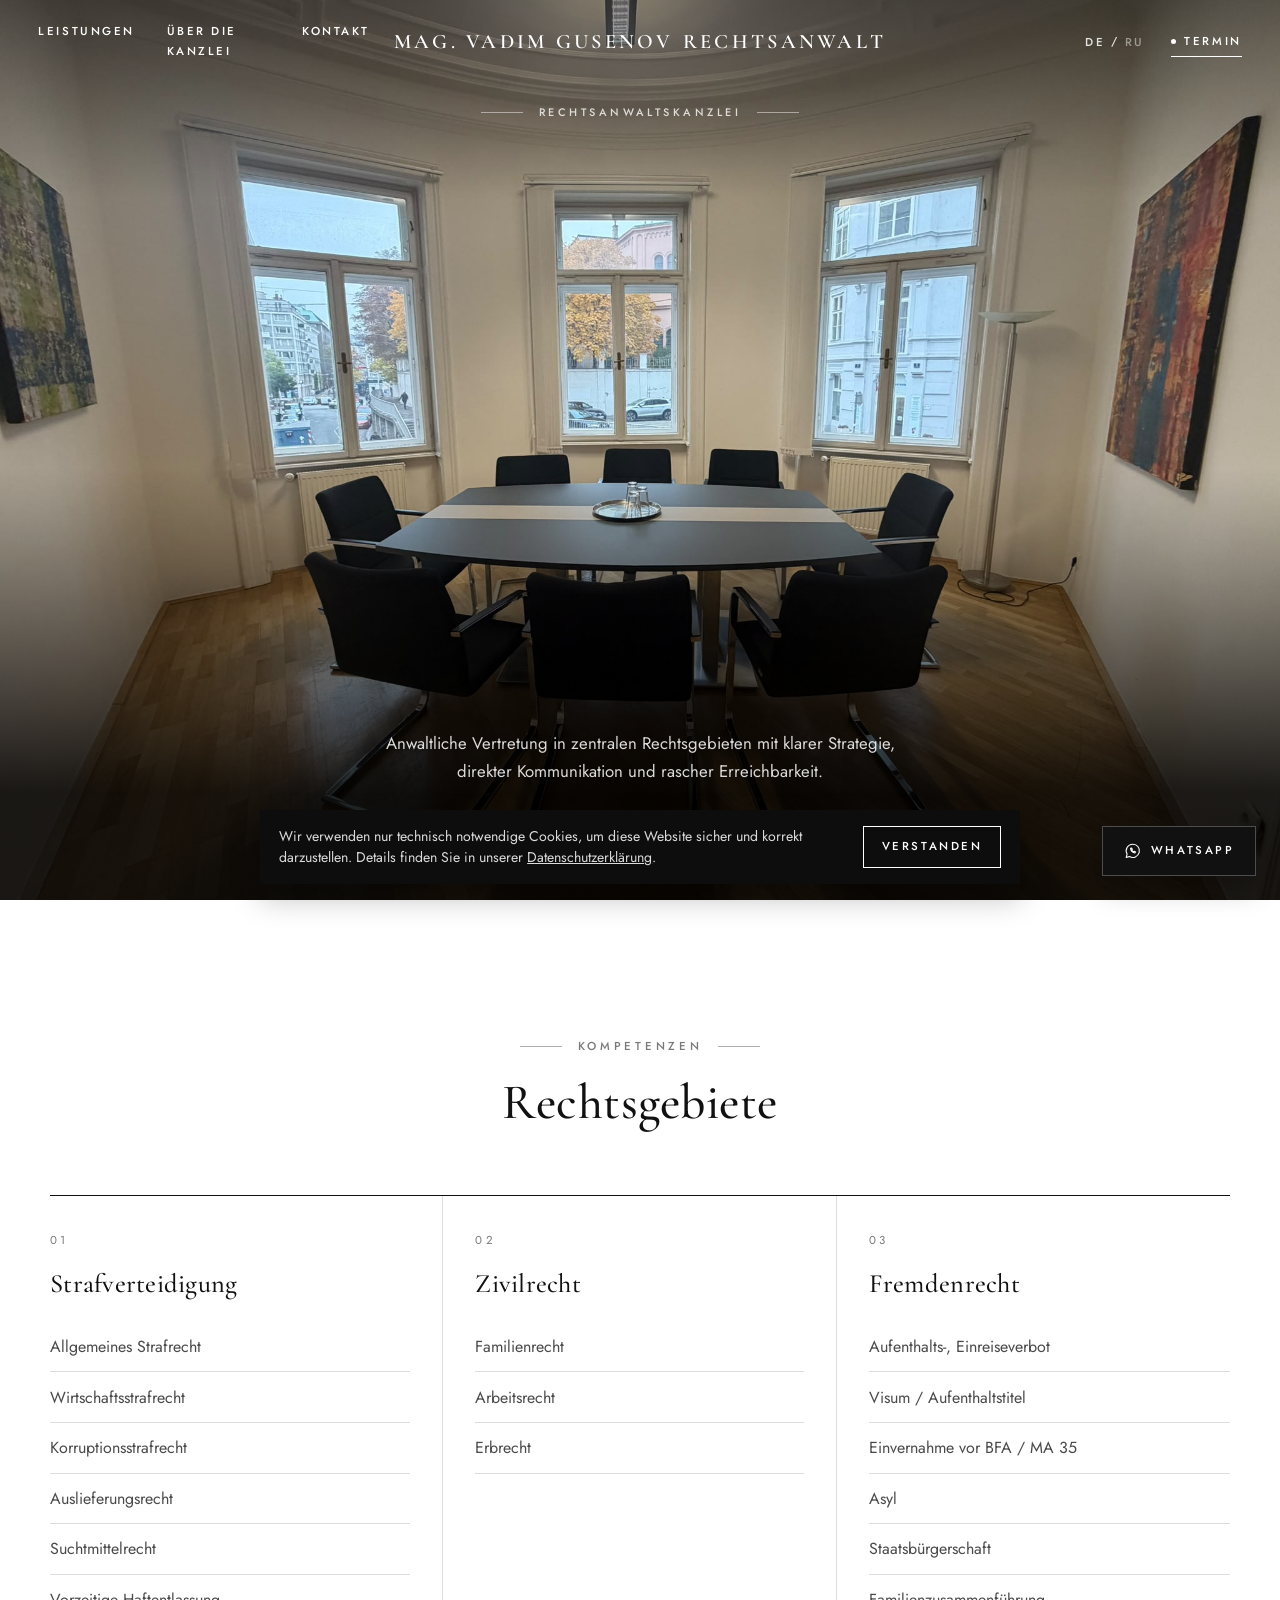
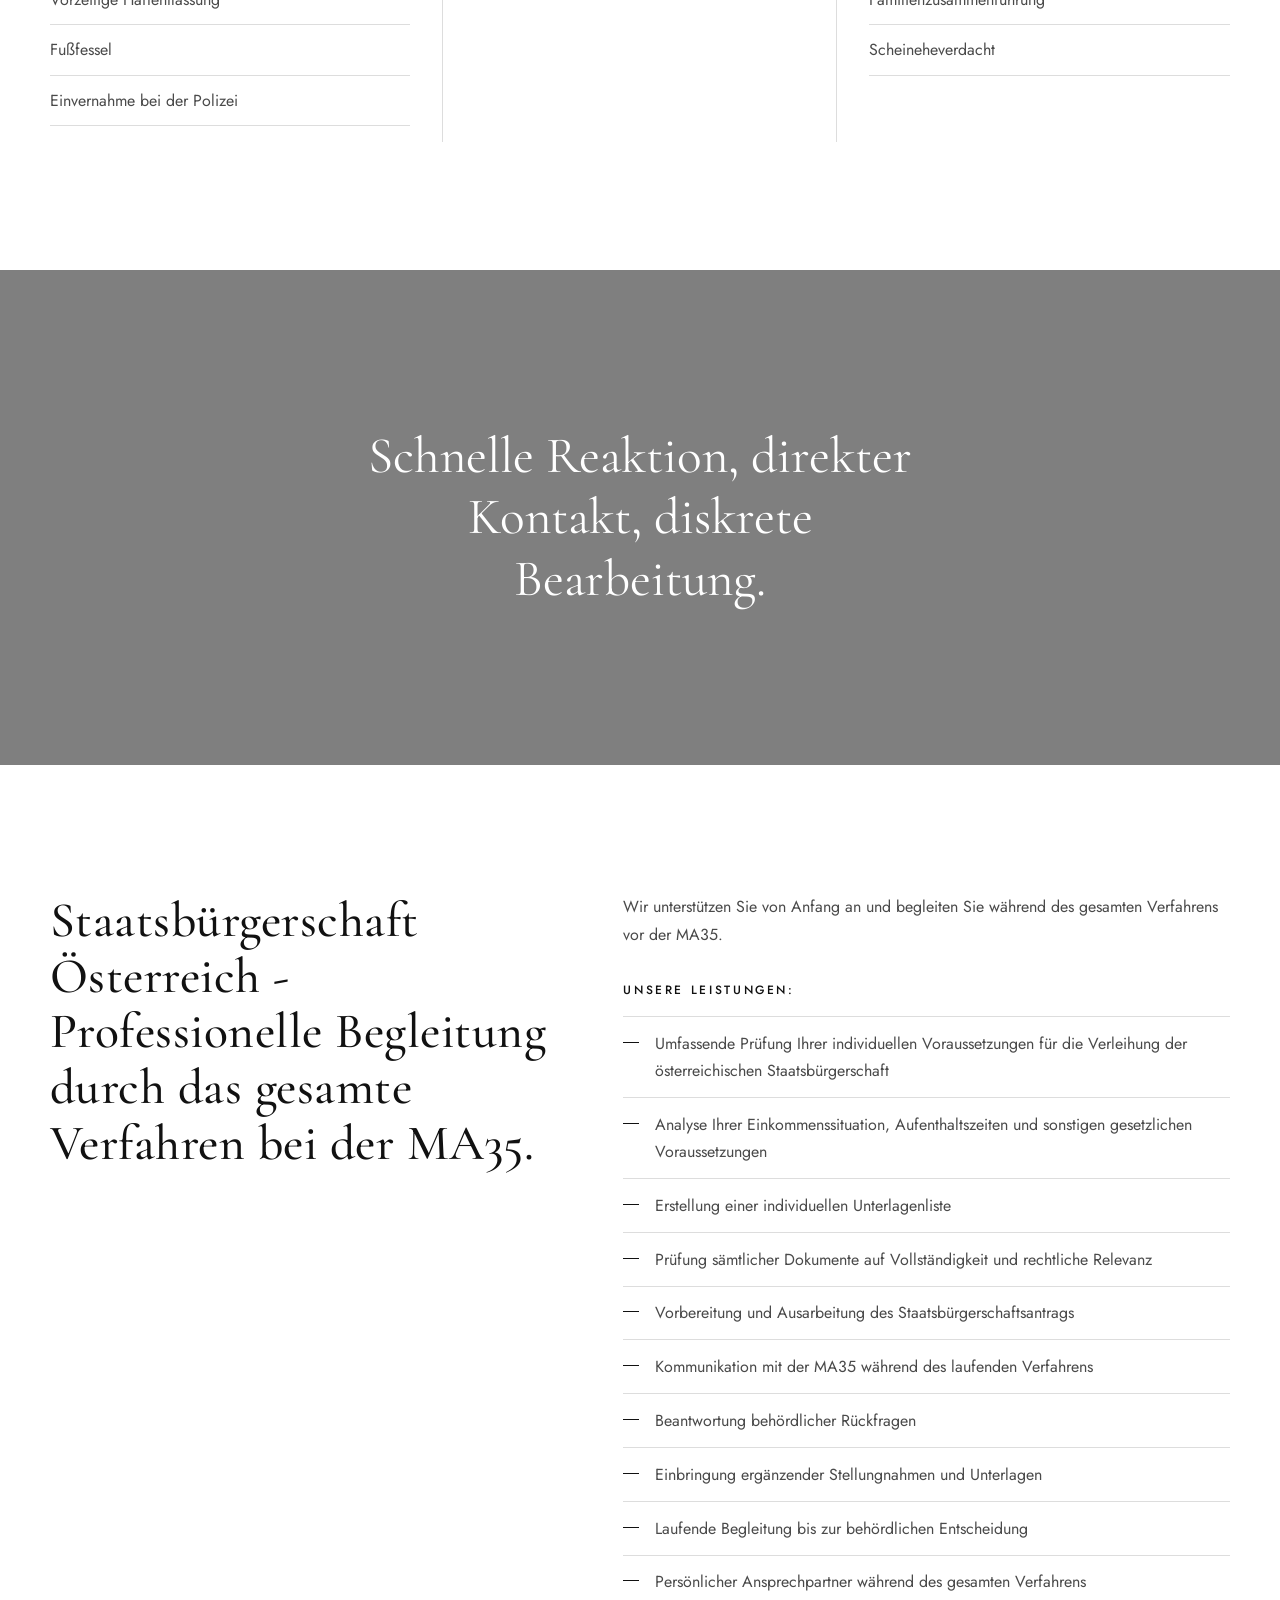
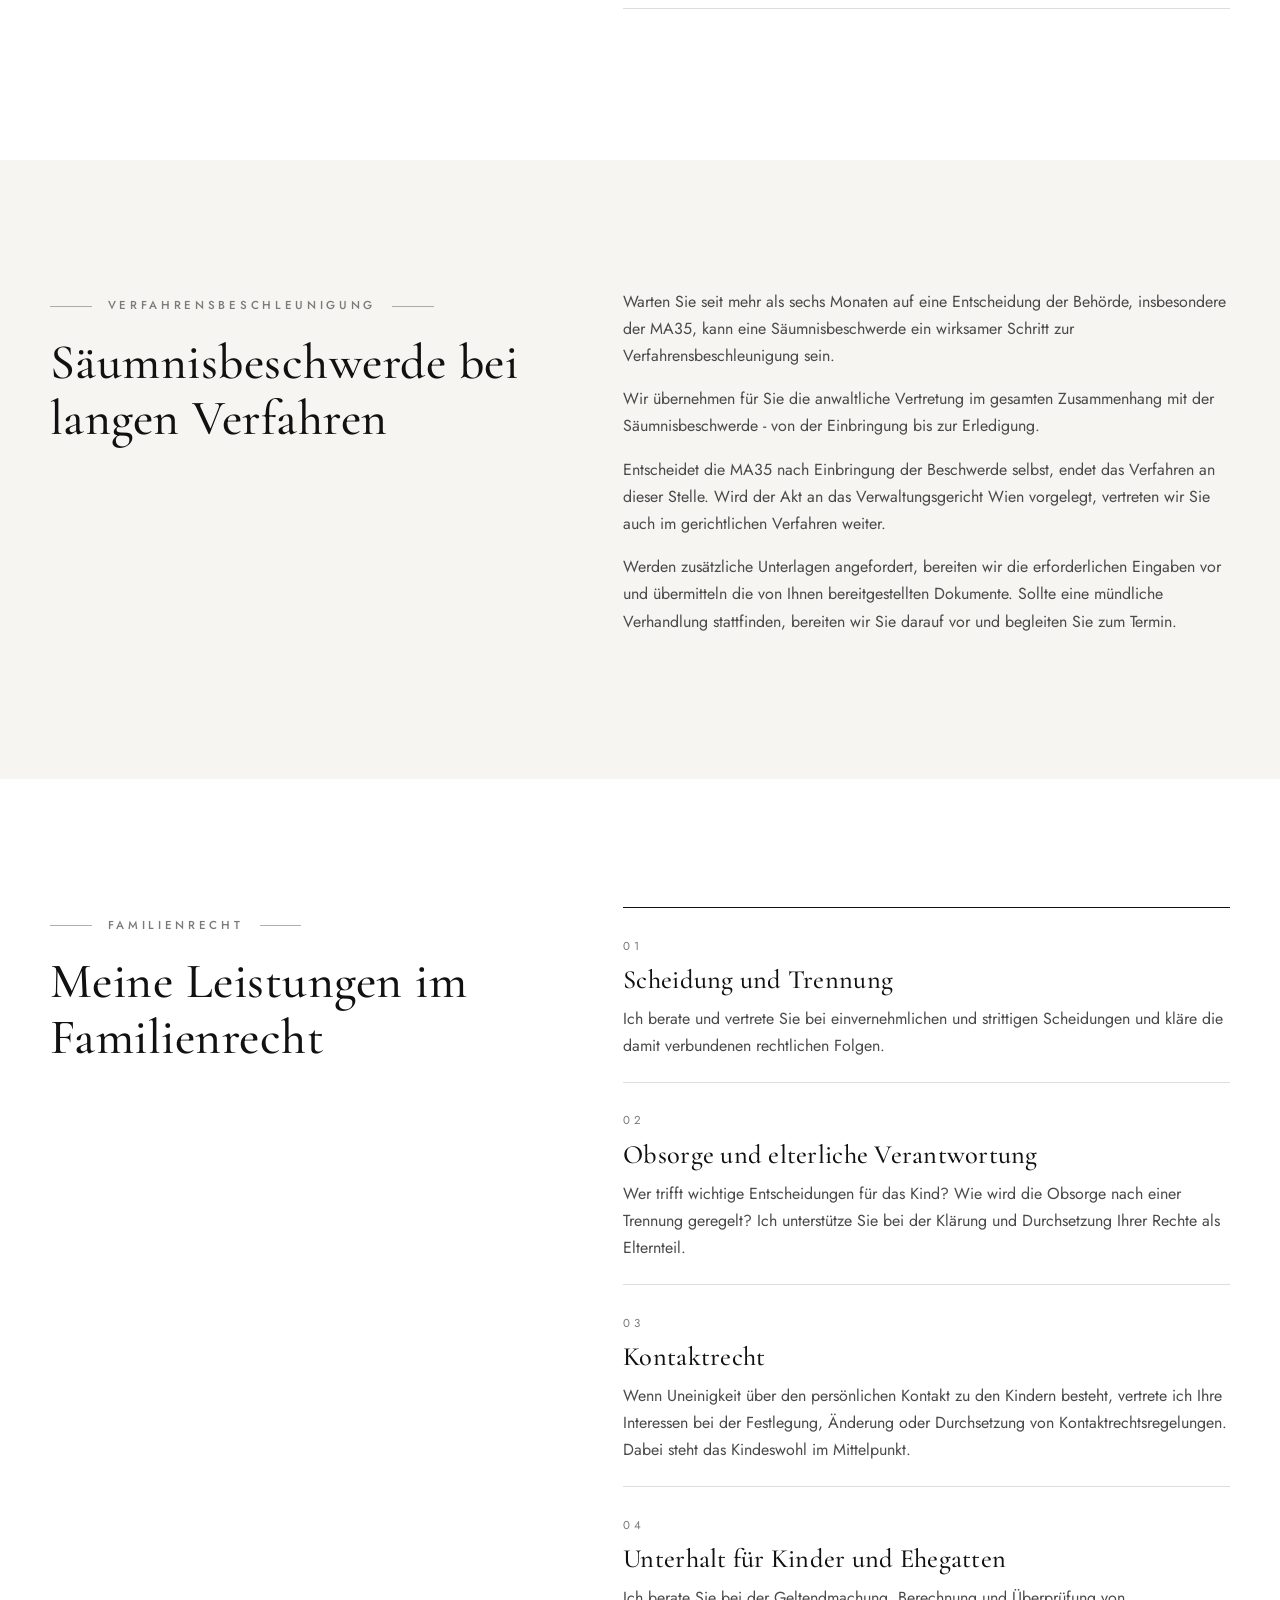
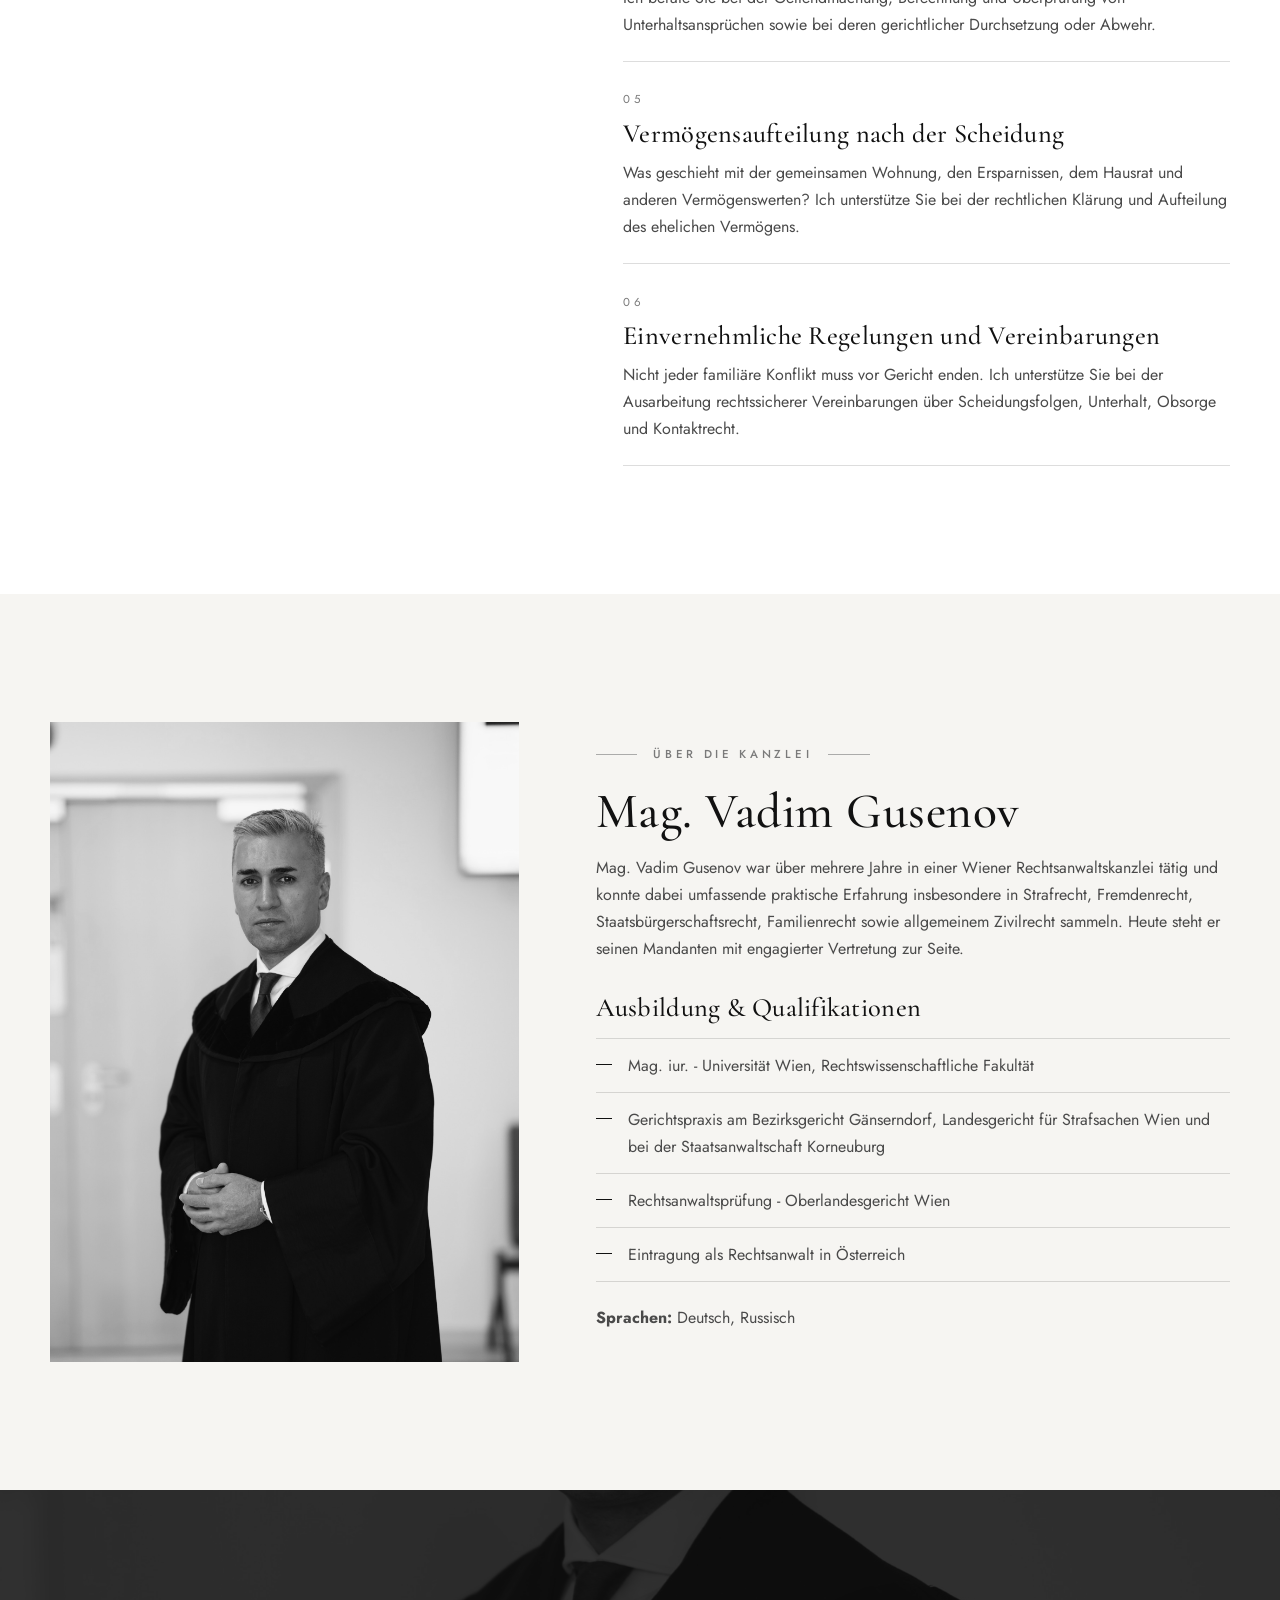
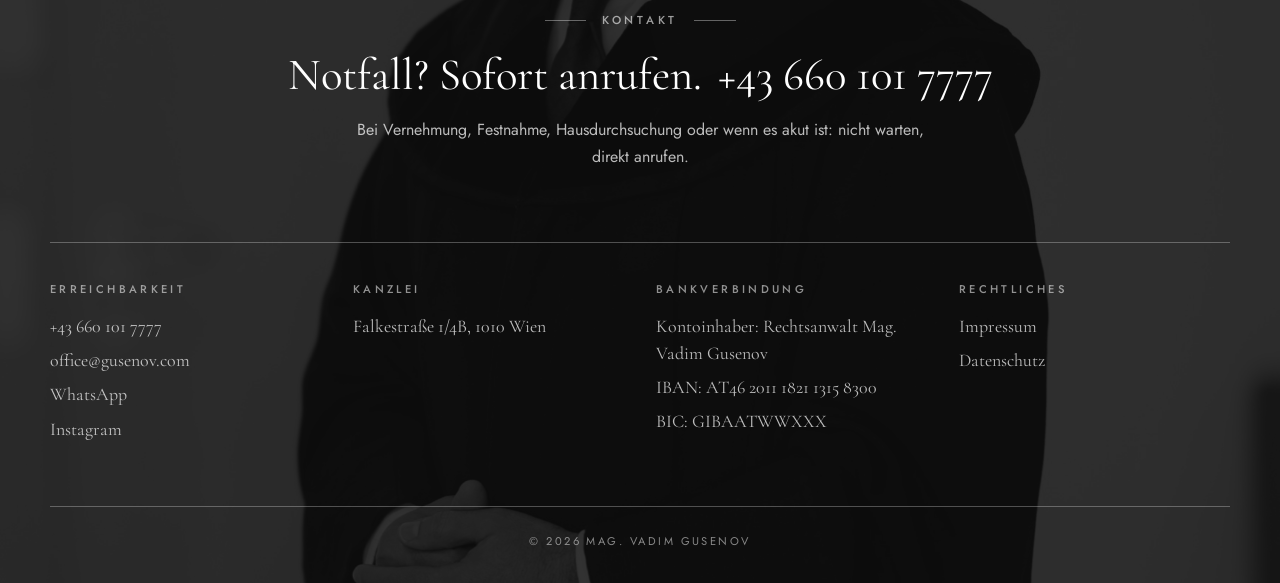
<file: index.html>
<!DOCTYPE html>
<html lang="de">
  <head>
    <meta charset="UTF-8" />
    <meta name="viewport" content="width=device-width, initial-scale=1.0" />
    <title>Mag. Vadim Gusenov | Rechtsanwalt in Wien</title>
    <meta
      name="description"
      content="Rechtsanwalt Mag. Vadim Gusenov in Wien. Strafverteidigung inkl. Wirtschafts- und Korruptionsstrafrecht sowie Auslieferungsrecht, Fremdenrecht, Staatsbürgerschaft, Familienrecht, Arbeitsrecht und Erbrecht."
    />
    <link rel="preconnect" href="https://fonts.googleapis.com" />
    <link rel="preconnect" href="https://fonts.gstatic.com" crossorigin />
    <link
      href="https://fonts.googleapis.com/css2?family=Cormorant+Garamond:wght@500;600;700&family=Jost:wght@400;500;600&display=swap"
      rel="stylesheet"
    />
    <link rel="stylesheet" href="styles.css" />
    <!-- Google tag (gtag.js) -->
    <script async src="https://www.googletagmanager.com/gtag/js?id=AW-18201939977"></script>
    <script>
      window.dataLayer = window.dataLayer || [];
      function gtag() {
        dataLayer.push(arguments);
      }
      gtag('js', new Date());

      gtag('config', 'AW-18201939977');
    </script>
    <!-- Google tag (gtag.js) event - delayed navigation helper -->
    <script>
      // Helper function to delay opening a URL until a gtag event is sent.
      // Call it in response to an action that should navigate to a URL.
      function gtagSendEvent(url) {
        var callback = function () {
          if (typeof url === 'string') {
            window.location = url;
          }
        };
        gtag('event', 'ads_conversion_Contact_1', {
          'event_callback': callback,
          'event_timeout': 2000,
        });
        return false;
      }
    </script>
    <!-- Event snippet for Contact (2) conversion -->
    <script>
      function gtag_report_conversion(url) {
        var callback = function () {
          if (typeof url !== 'undefined') {
            window.location = url;
          }
        };
        gtag('event', 'conversion', {
          'send_to': 'AW-18201939977/d5s1CIa8osEcEImgrudD',
          'event_callback': callback,
        });
        return false;
      }
    </script>
  </head>
  <body>
    <header class="site-header" data-header>
      <div class="header-inner">
        <nav class="nav nav-main" id="site-nav">
          <a href="#leistungen" data-i18n="nav.services">Leistungen</a>
          <a href="#kanzlei" data-i18n="nav.about">Über die Kanzlei</a>
          <a href="#kontakt" data-i18n="nav.contact">Kontakt</a>
        </nav>

        <a class="brand" href="#top">
          <span>Mag. Vadim Gusenov</span>
          <span>Rechtsanwalt</span>
        </a>

        <div class="header-actions">
          <div class="lang-switch" role="group" aria-label="Language switcher">
            <button class="lang-btn is-active" type="button" data-lang="de">DE</button>
            <span aria-hidden="true">/</span>
            <button class="lang-btn" type="button" data-lang="ru">RU</button>
          </div>
          <a class="header-cta" href="#kontakt" data-i18n="nav.appointment">Termin</a>
          <button
            class="nav-toggle"
            type="button"
            aria-controls="site-nav"
            aria-expanded="false"
            aria-label="Menü"
            data-nav-toggle
          >
            <span></span>
            <span></span>
          </button>
        </div>
      </div>
    </header>

    <main id="top">
      <section class="hero" aria-label="Mag. Vadim Gusenov">
        <div class="hero-slides" aria-hidden="true">
          <div class="hero-slide is-active" style="--photo: url('assets/images/kanzlei-sitzungssaal.jpg')"></div>
          <div class="hero-slide hero-slide--portrait" style="--photo: url('assets/images/gusenov-kanzlei.jpg')"></div>
          <div class="hero-slide" style="--photo: url('assets/images/kanzlei-wartebereich.jpg')"></div>
          <div class="hero-slide hero-slide--portrait" style="--photo: url('assets/images/gusenov-robe.jpg')"></div>
        </div>
        <div class="hero-overlay" aria-hidden="true"></div>

        <div class="hero-meta">
          <span class="rule-label" data-i18n="hero.office">Rechtsanwaltskanzlei</span>
        </div>

        <div class="hero-content">
          <h1 class="visually-hidden">Mag. Vadim Gusenov – Rechtsanwalt in Wien</h1>
          <p class="hero-lead reveal-up" data-i18n="hero.lead">
            Anwaltliche Vertretung in zentralen Rechtsgebieten mit klarer
            Strategie, direkter Kommunikation und rascher Erreichbarkeit.
          </p>
        </div>

        <div class="hero-dots" data-hero-dots></div>
        <a class="hero-scroll" href="#leistungen" aria-label="Weiter"><span></span></a>
      </section>

      <section id="leistungen" class="section">
        <div class="container">
          <div class="section-head reveal-up">
            <p class="rule-label" data-i18n="areas.eyebrow">Kompetenzen</p>
            <h2 data-i18n="areas.title">Rechtsgebiete</h2>
          </div>
          <div class="areas-grid">
            <article class="area-col reveal-up">
              <span class="area-num">01</span>
              <h3 data-i18n="areas.criminal.title">Strafverteidigung</h3>
              <ul>
                <li data-i18n="areas.criminal.1">Allgemeines Strafrecht</li>
                <li data-i18n="areas.criminal.2">Wirtschaftsstrafrecht</li>
                <li data-i18n="areas.criminal.3">Korruptionsstrafrecht</li>
                <li data-i18n="areas.criminal.4">Auslieferungsrecht</li>
                <li data-i18n="areas.criminal.5">Suchtmittelrecht</li>
                <li data-i18n="areas.criminal.6">Vorzeitige Haftentlassung</li>
                <li data-i18n="areas.criminal.7">Fußfessel</li>
                <li data-i18n="areas.criminal.8">Einvernahme bei der Polizei</li>
              </ul>
            </article>
            <article class="area-col reveal-up delay-1">
              <span class="area-num">02</span>
              <h3 data-i18n="areas.civil.title">Zivilrecht</h3>
              <ul>
                <li><a class="area-link" href="#familienrecht" data-i18n="areas.civil.1">Familienrecht</a></li>
                <li data-i18n="areas.civil.2">Arbeitsrecht</li>
                <li data-i18n="areas.civil.3">Erbrecht</li>
              </ul>
            </article>
            <article class="area-col reveal-up delay-2">
              <span class="area-num">03</span>
              <h3 data-i18n="areas.foreign.title">Fremdenrecht</h3>
              <ul>
                <li data-i18n="areas.foreign.1">Aufenthalts-, Einreiseverbot</li>
                <li data-i18n="areas.foreign.2">Visum / Aufenthaltstitel</li>
                <li data-i18n="areas.foreign.3">Einvernahme vor BFA / MA 35</li>
                <li data-i18n="areas.foreign.4">Asyl</li>
                <li><a class="area-link" href="#staatsbuergerschaft" data-i18n="areas.foreign.5">Staatsbürgerschaft</a></li>
                <li data-i18n="areas.foreign.6">Familienzusammenführung</li>
                <li data-i18n="areas.foreign.7">Scheineheverdacht</li>
              </ul>
            </article>
          </div>
        </div>
      </section>

      <section
        class="image-band"
        style="background-image: url('assets/images/kanzlei-besprechung.jpg')"
        aria-label="Kanzlei"
      >
        <p class="image-band-text reveal-up" data-i18n="hero.trust">
          Schnelle Reaktion, direkter Kontakt, diskrete Bearbeitung.
        </p>
      </section>

      <section id="staatsbuergerschaft" class="section">
        <div class="container split-grid">
          <div class="split-head reveal-up">
            <h2 data-i18n="citizenship.title">Staatsbürgerschaft Österreich - Professionelle Begleitung durch das gesamte Verfahren bei der MA35.</h2>
          </div>
          <div class="split-body reveal-up delay-1">
            <p data-i18n="citizenship.ctaLead">
              Wir unterstützen Sie von Anfang an und begleiten Sie während des gesamten Verfahrens vor der MA35.
            </p>
            <p class="list-title" data-i18n="citizenship.facts">
              Unsere Leistungen:
            </p>
            <ul class="line-list">
              <li data-i18n="citizenship.points.1">Umfassende Prüfung Ihrer individuellen Voraussetzungen für die Verleihung der österreichischen Staatsbürgerschaft</li>
              <li data-i18n="citizenship.points.2">Analyse Ihrer Einkommenssituation, Aufenthaltszeiten und sonstigen gesetzlichen Voraussetzungen</li>
              <li data-i18n="citizenship.points.3">Erstellung einer individuellen Unterlagenliste</li>
              <li data-i18n="citizenship.points.4">Prüfung sämtlicher Dokumente auf Vollständigkeit und rechtliche Relevanz</li>
              <li data-i18n="citizenship.points.5">Vorbereitung und Ausarbeitung des Staatsbürgerschaftsantrags</li>
              <li data-i18n="citizenship.points.6">Kommunikation mit der MA35 während des laufenden Verfahrens</li>
              <li data-i18n="citizenship.points.7">Beantwortung behördlicher Rückfragen</li>
              <li data-i18n="citizenship.points.8">Einbringung ergänzender Stellungnahmen und Unterlagen</li>
              <li data-i18n="citizenship.points.9">Laufende Begleitung bis zur behördlichen Entscheidung</li>
              <li data-i18n="citizenship.points.10">Persönlicher Ansprechpartner während des gesamten Verfahrens</li>
            </ul>
          </div>
        </div>
      </section>

      <section id="ma35-beschleunigen" class="section section-muted">
        <div class="container split-grid">
          <div class="split-head reveal-up">
            <p class="rule-label" data-i18n="delay.eyebrow">Verfahrensbeschleunigung</p>
            <h2 data-i18n="delay.title">Säumnisbeschwerde bei langen Verfahren</h2>
          </div>
          <div class="split-body reveal-up delay-1">
            <p data-i18n="delay.p1">
              Warten Sie seit mehr als sechs Monaten auf eine Entscheidung der Behörde, insbesondere der MA35, kann eine Säumnisbeschwerde ein wirksamer Schritt zur Verfahrensbeschleunigung sein.
            </p>
            <p data-i18n="delay.p2">
              Wir übernehmen für Sie die anwaltliche Vertretung im gesamten Zusammenhang mit der Säumnisbeschwerde - von der Einbringung bis zur Erledigung.
            </p>
            <p data-i18n="delay.p3">
              Entscheidet die MA35 nach Einbringung der Beschwerde selbst, endet das Verfahren an dieser Stelle. Wird der Akt an das Verwaltungsgericht Wien vorgelegt, vertreten wir Sie auch im gerichtlichen Verfahren weiter.
            </p>
            <p data-i18n="delay.p4">
              Werden zusätzliche Unterlagen angefordert, bereiten wir die erforderlichen Eingaben vor und übermitteln die von Ihnen bereitgestellten Dokumente. Sollte eine mündliche Verhandlung stattfinden, bereiten wir Sie darauf vor und begleiten Sie zum Termin.
            </p>
          </div>
        </div>
      </section>

      <section id="familienrecht" class="section">
        <div class="container split-grid">
          <div class="split-head reveal-up">
            <p class="rule-label" data-i18n="family.eyebrow">Familienrecht</p>
            <h2 data-i18n="family.title">Meine Leistungen im Familienrecht</h2>
          </div>
          <div class="split-body reveal-up delay-1">
            <div class="service-list">
              <article class="service-item">
                <span class="area-num">01</span>
                <h3 data-i18n="family.1.title">Scheidung und Trennung</h3>
                <p data-i18n="family.1.text">Ich berate und vertrete Sie bei einvernehmlichen und strittigen Scheidungen und kläre die damit verbundenen rechtlichen Folgen.</p>
              </article>
              <article class="service-item">
                <span class="area-num">02</span>
                <h3 data-i18n="family.2.title">Obsorge und elterliche Verantwortung</h3>
                <p data-i18n="family.2.text">Wer trifft wichtige Entscheidungen für das Kind? Wie wird die Obsorge nach einer Trennung geregelt? Ich unterstütze Sie bei der Klärung und Durchsetzung Ihrer Rechte als Elternteil.</p>
              </article>
              <article class="service-item">
                <span class="area-num">03</span>
                <h3 data-i18n="family.3.title">Kontaktrecht</h3>
                <p data-i18n="family.3.text">Wenn Uneinigkeit über den persönlichen Kontakt zu den Kindern besteht, vertrete ich Ihre Interessen bei der Festlegung, Änderung oder Durchsetzung von Kontaktrechtsregelungen. Dabei steht das Kindeswohl im Mittelpunkt.</p>
              </article>
              <article class="service-item">
                <span class="area-num">04</span>
                <h3 data-i18n="family.4.title">Unterhalt für Kinder und Ehegatten</h3>
                <p data-i18n="family.4.text">Ich berate Sie bei der Geltendmachung, Berechnung und Überprüfung von Unterhaltsansprüchen sowie bei deren gerichtlicher Durchsetzung oder Abwehr.</p>
              </article>
              <article class="service-item">
                <span class="area-num">05</span>
                <h3 data-i18n="family.5.title">Vermögensaufteilung nach der Scheidung</h3>
                <p data-i18n="family.5.text">Was geschieht mit der gemeinsamen Wohnung, den Ersparnissen, dem Hausrat und anderen Vermögenswerten? Ich unterstütze Sie bei der rechtlichen Klärung und Aufteilung des ehelichen Vermögens.</p>
              </article>
              <article class="service-item">
                <span class="area-num">06</span>
                <h3 data-i18n="family.6.title">Einvernehmliche Regelungen und Vereinbarungen</h3>
                <p data-i18n="family.6.text">Nicht jeder familiäre Konflikt muss vor Gericht enden. Ich unterstütze Sie bei der Ausarbeitung rechtssicherer Vereinbarungen über Scheidungsfolgen, Unterhalt, Obsorge und Kontaktrecht.</p>
              </article>
            </div>
          </div>
        </div>
      </section>

      <section id="kanzlei" class="section section-muted">
        <div class="container about-grid">
          <figure class="about-photo reveal-up">
            <img
              src="assets/images/gusenov-robe.jpg"
              alt="Mag. Vadim Gusenov"
              width="1733"
              height="2600"
              loading="lazy"
            />
          </figure>
          <div class="about-content reveal-up delay-1">
            <p class="rule-label" data-i18n="about.eyebrow">Über die Kanzlei</p>
            <h2>Mag. Vadim Gusenov</h2>
            <p data-i18n="about.bio">
              Mag. Vadim Gusenov war über mehrere Jahre in einer Wiener Rechtsanwaltskanzlei
              tätig und konnte dabei umfassende praktische Erfahrung insbesondere in Strafrecht,
              Fremdenrecht, Staatsbürgerschaftsrecht, Familienrecht sowie allgemeinem Zivilrecht
              sammeln. Heute steht er seinen Mandanten mit engagierter Vertretung zur Seite.
            </p>
            <h3 data-i18n="about.educationTitle">Ausbildung &amp; Qualifikationen</h3>
            <ul class="line-list">
              <li data-i18n="about.edu.1">Mag. iur. - Universität Wien, Rechtswissenschaftliche Fakultät</li>
              <li data-i18n="about.edu.2">
                Gerichtspraxis am Bezirksgericht Gänserndorf, Landesgericht für Strafsachen Wien
                und bei der Staatsanwaltschaft Korneuburg
              </li>
              <li data-i18n="about.edu.3">Rechtsanwaltsprüfung - Oberlandesgericht Wien</li>
              <li data-i18n="about.edu.4">Eintragung als Rechtsanwalt in Österreich</li>
            </ul>
            <p data-i18n-html="about.languages"><strong>Sprachen:</strong> Deutsch, Russisch</p>
          </div>
        </div>
      </section>
    </main>

    <footer id="kontakt" class="site-footer">
      <div
        class="footer-bg"
        style="background-image: url('assets/images/gusenov-robe.jpg')"
        aria-hidden="true"
      ></div>
      <div class="container">
        <div class="footer-head reveal-up">
          <p class="rule-label" data-i18n="footer.contact">Kontakt</p>
          <p class="footer-urgent">
            <span data-i18n="hero.urgentTitle">Notfall? Sofort anrufen.</span>
            <a href="tel:+436601017777">+43 660 101 7777</a>
          </p>
          <p class="footer-urgent-text" data-i18n="hero.urgentText">
            Bei Vernehmung, Festnahme, Hausdurchsuchung oder wenn es akut ist: nicht warten, direkt anrufen.
          </p>
        </div>

        <div class="footer-grid reveal-up delay-1">
          <div>
            <h3 data-i18n="footer.reach">Erreichbarkeit</h3>
            <p><a href="tel:+436601017777">+43 660 101 7777</a></p>
            <p><a href="mailto:office@gusenov.com">office@gusenov.com</a></p>
            <p>
              <a
                href="https://wa.me/436601017777"
                target="_blank"
                rel="noopener noreferrer"
                data-whatsapp-link
                data-whatsapp-key="wa.default"
                data-whatsapp-number="436601017777"
              >WhatsApp</a>
            </p>
            <p>
              <a
                href="https://www.instagram.com/gusenovvadim/"
                target="_blank"
                rel="noopener noreferrer"
                data-i18n="footer.instagram"
              >Instagram</a>
            </p>
          </div>
          <div>
            <h3 data-i18n="footer.office">Kanzlei</h3>
            <p data-i18n="footer.address">Falkestraße 1/4B, 1010 Wien</p>
          </div>
          <div>
            <h3 data-i18n="footer.bank">Bankverbindung</h3>
            <p data-i18n="footer.owner">Kontoinhaber: Rechtsanwalt Mag. Vadim Gusenov</p>
            <p>IBAN: AT46 2011 1821 1315 8300</p>
            <p>BIC: GIBAATWWXXX</p>
          </div>
          <div>
            <h3 data-i18n="footer.legal">Rechtliches</h3>
            <p><a href="impressum.html" data-i18n="footer.impressum">Impressum</a></p>
            <p><a href="datenschutz.html" data-i18n="footer.privacy">Datenschutz</a></p>
          </div>
        </div>

        <p class="copyright">© <span id="year"></span> Mag. Vadim Gusenov</p>
      </div>
    </footer>

    <div class="contact-bar">
      <a class="contact-bar-call" href="tel:+436601017777" data-i18n="hero.call">Anrufen</a>
      <a
        class="contact-bar-wa"
        href="https://wa.me/436601017777"
        target="_blank"
        rel="noopener noreferrer"
        data-whatsapp-link
        data-whatsapp-key="wa.default"
        data-whatsapp-number="436601017777"
      >
        <svg viewBox="0 0 24 24" aria-hidden="true" focusable="false">
          <path d="M12 3a9 9 0 0 0-7.8 13.5L3 21l4.6-1.2A9 9 0 1 0 12 3z" />
          <path d="M9 8.5c.2 2.9 2.6 5.8 5.8 6.5l1-1.4-1.9-1-1 .8c-1-.5-1.8-1.3-2.3-2.3l.8-1-1-1.9z" />
        </svg>
        <span>WhatsApp</span>
      </a>
    </div>

    <div id="cookie-banner" class="cookie-banner" role="dialog" aria-live="polite" aria-label="Cookie-Hinweis" hidden>
      <p data-i18n-html="cookie.text">
        Wir verwenden nur technisch notwendige Cookies, um diese Website sicher und korrekt darzustellen.
        Details finden Sie in unserer <a href="datenschutz.html">Datenschutzerklärung</a>.
      </p>
      <button id="cookie-accept" class="btn btn-light" type="button" data-i18n="cookie.accept">Verstanden</button>
    </div>

    <script src="script.js"></script>
  </body>
</html>
</file>
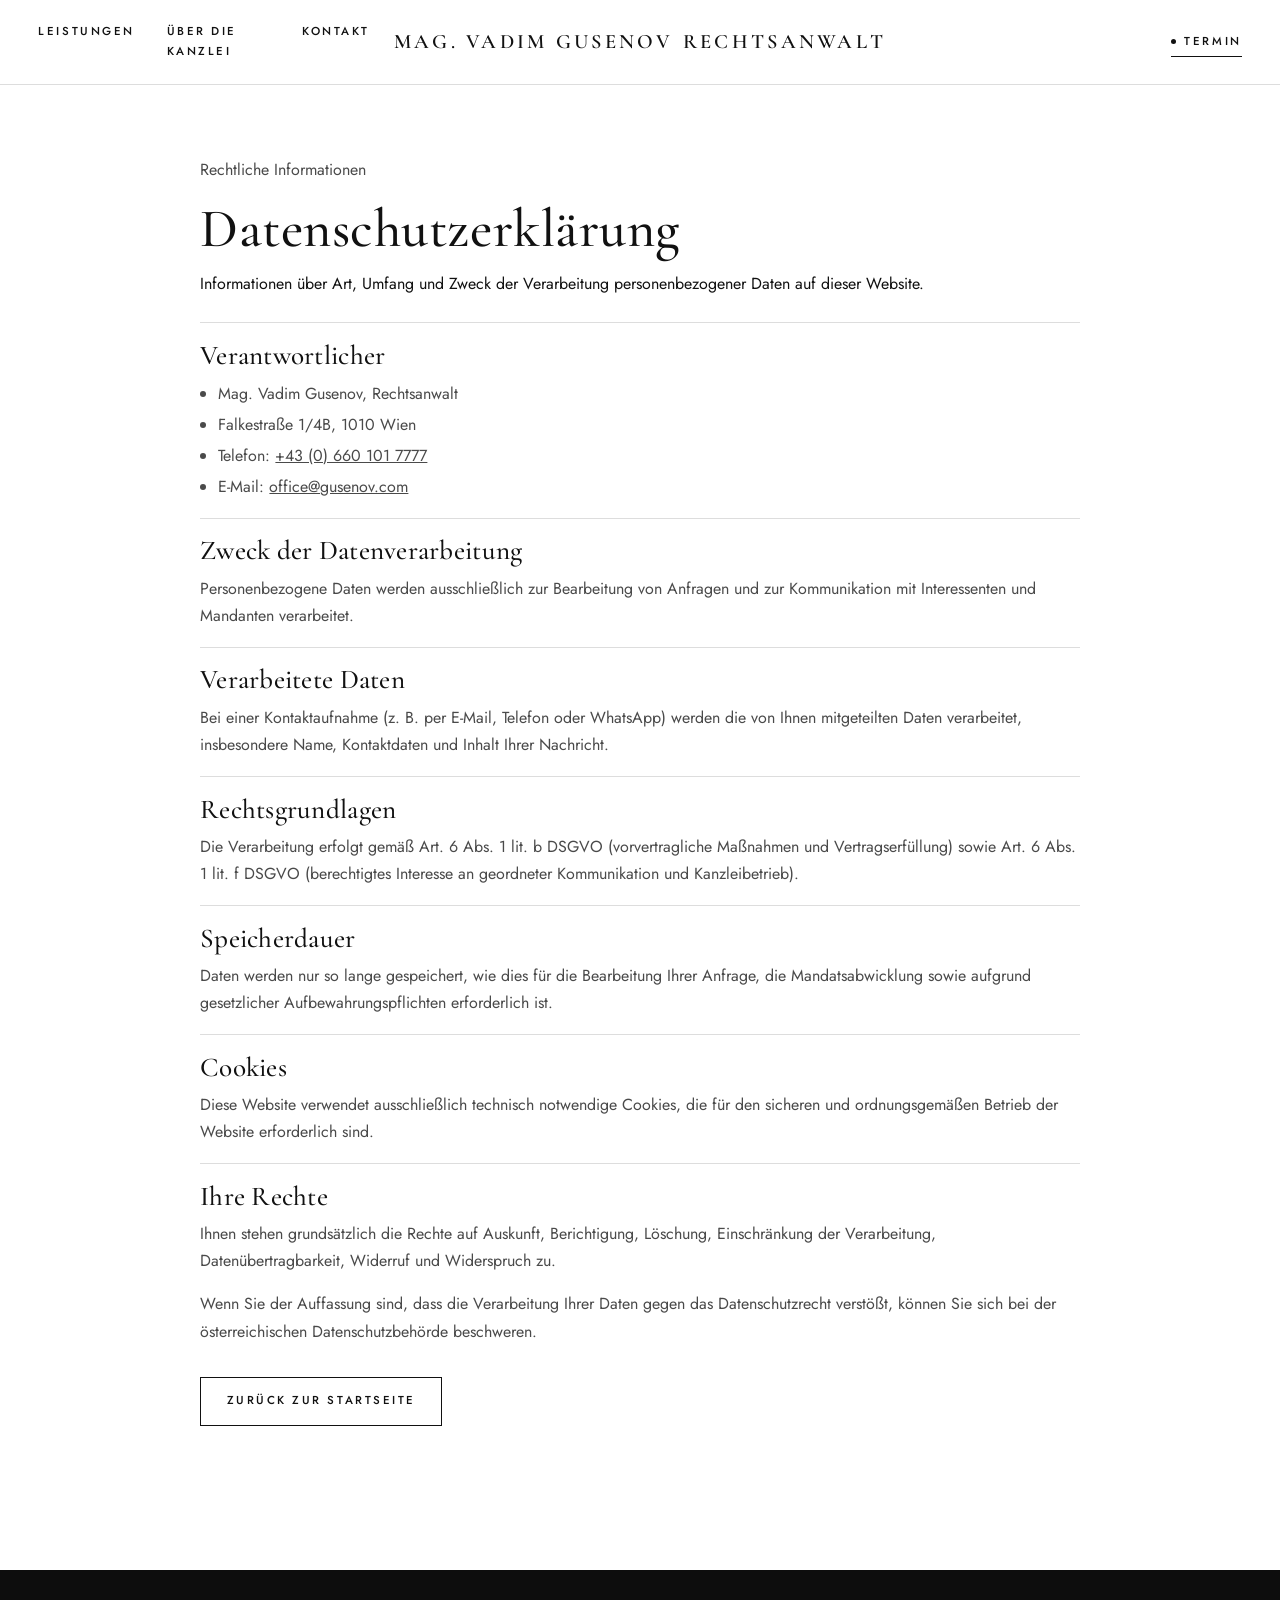
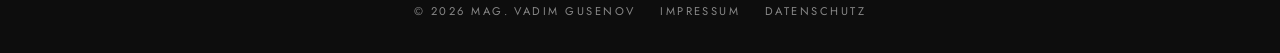
<file: datenschutz.html>
<!DOCTYPE html>
<html lang="de">
  <head>
    <meta charset="UTF-8" />
    <meta name="viewport" content="width=device-width, initial-scale=1.0" />
    <title>Datenschutz | Mag. Vadim Gusenov</title>
    <meta
      name="description"
      content="Datenschutzerklärung von Mag. Vadim Gusenov, Rechtsanwalt in Wien."
    />
    <link rel="preconnect" href="https://fonts.googleapis.com" />
    <link rel="preconnect" href="https://fonts.gstatic.com" crossorigin />
    <link
      href="https://fonts.googleapis.com/css2?family=Cormorant+Garamond:wght@500;600;700&family=Jost:wght@400;500;600&display=swap"
      rel="stylesheet"
    />
    <link rel="stylesheet" href="styles.css" />
    <!-- Google tag (gtag.js) -->
    <script async src="https://www.googletagmanager.com/gtag/js?id=AW-18201939977"></script>
    <script>
      window.dataLayer = window.dataLayer || [];
      function gtag() {
        dataLayer.push(arguments);
      }
      gtag('js', new Date());

      gtag('config', 'AW-18201939977');
    </script>
  </head>
  <body>

    <header class="site-header is-solid" data-header data-header-fixed="solid">
      <div class="header-inner">
        <nav class="nav nav-main" id="site-nav">
          <a href="index.html#leistungen">Leistungen</a>
          <a href="index.html#kanzlei">Über die Kanzlei</a>
          <a href="index.html#kontakt">Kontakt</a>
        </nav>

        <a class="brand" href="index.html#top">
          <span>Mag. Vadim Gusenov</span>
          <span>Rechtsanwalt</span>
        </a>

        <div class="header-actions">
          <a class="header-cta" href="index.html#kontakt">Termin</a>
          <button
            class="nav-toggle"
            type="button"
            aria-controls="site-nav"
            aria-expanded="false"
            aria-label="Menü"
            data-nav-toggle
          >
            <span></span>
            <span></span>
          </button>
        </div>
      </div>
    </header>

    <main id="top">
      <section class="section legal-page">
        <div class="container legal-content reveal-up">
          <p class="eyebrow">Rechtliche Informationen</p>
          <h1>Datenschutzerklärung</h1>
          <p class="legal-intro">
            Informationen über Art, Umfang und Zweck der Verarbeitung personenbezogener Daten auf
            dieser Website.
          </p>

          <section class="legal-block">
            <h2>Verantwortlicher</h2>
            <ul class="legal-list">
              <li>Mag. Vadim Gusenov, Rechtsanwalt</li>
              <li>Falkestraße 1/4B, 1010 Wien</li>
              <li>Telefon: <a href="tel:+436601017777">+43 (0) 660 101 7777</a></li>
              <li>E-Mail: <a href="mailto:office@gusenov.com">office@gusenov.com</a></li>
            </ul>
          </section>

          <section class="legal-block">
            <h2>Zweck der Datenverarbeitung</h2>
            <p>
              Personenbezogene Daten werden ausschließlich zur Bearbeitung von Anfragen und zur
              Kommunikation mit Interessenten und Mandanten verarbeitet.
            </p>
          </section>

          <section class="legal-block">
            <h2>Verarbeitete Daten</h2>
            <p>
              Bei einer Kontaktaufnahme (z. B. per E-Mail, Telefon oder WhatsApp) werden die von
              Ihnen mitgeteilten Daten verarbeitet, insbesondere Name, Kontaktdaten und Inhalt Ihrer
              Nachricht.
            </p>
          </section>

          <section class="legal-block">
            <h2>Rechtsgrundlagen</h2>
            <p>
              Die Verarbeitung erfolgt gemäß Art. 6 Abs. 1 lit. b DSGVO (vorvertragliche Maßnahmen
              und Vertragserfüllung) sowie Art. 6 Abs. 1 lit. f DSGVO (berechtigtes Interesse an
              geordneter Kommunikation und Kanzleibetrieb).
            </p>
          </section>

          <section class="legal-block">
            <h2>Speicherdauer</h2>
            <p>
              Daten werden nur so lange gespeichert, wie dies für die Bearbeitung Ihrer Anfrage,
              die Mandatsabwicklung sowie aufgrund gesetzlicher Aufbewahrungspflichten erforderlich
              ist.
            </p>
          </section>

          <section class="legal-block">
            <h2>Cookies</h2>
            <p>
              Diese Website verwendet ausschließlich technisch notwendige Cookies, die für den
              sicheren und ordnungsgemäßen Betrieb der Website erforderlich sind.
            </p>
          </section>

          <section class="legal-block">
            <h2>Ihre Rechte</h2>
            <p>
              Ihnen stehen grundsätzlich die Rechte auf Auskunft, Berichtigung, Löschung,
              Einschränkung der Verarbeitung, Datenübertragbarkeit, Widerruf und Widerspruch zu.
            </p>
            <p>
              Wenn Sie der Auffassung sind, dass die Verarbeitung Ihrer Daten gegen das
              Datenschutzrecht verstößt, können Sie sich bei der österreichischen
              Datenschutzbehörde beschweren.
            </p>
          </section>

          <p class="legal-back-link">
            <a class="btn" href="index.html">Zurück zur Startseite</a>
          </p>
        </div>
      </section>
    </main>

    <footer class="site-footer footer-slim">
      <div class="container">
        <p class="copyright">
          © <span id="year"></span> Mag. Vadim Gusenov
          <a href="impressum.html">Impressum</a>
          <a href="datenschutz.html">Datenschutz</a>
        </p>
      </div>
    </footer>

    <script src="script.js"></script>
  </body>
</html>
</file>
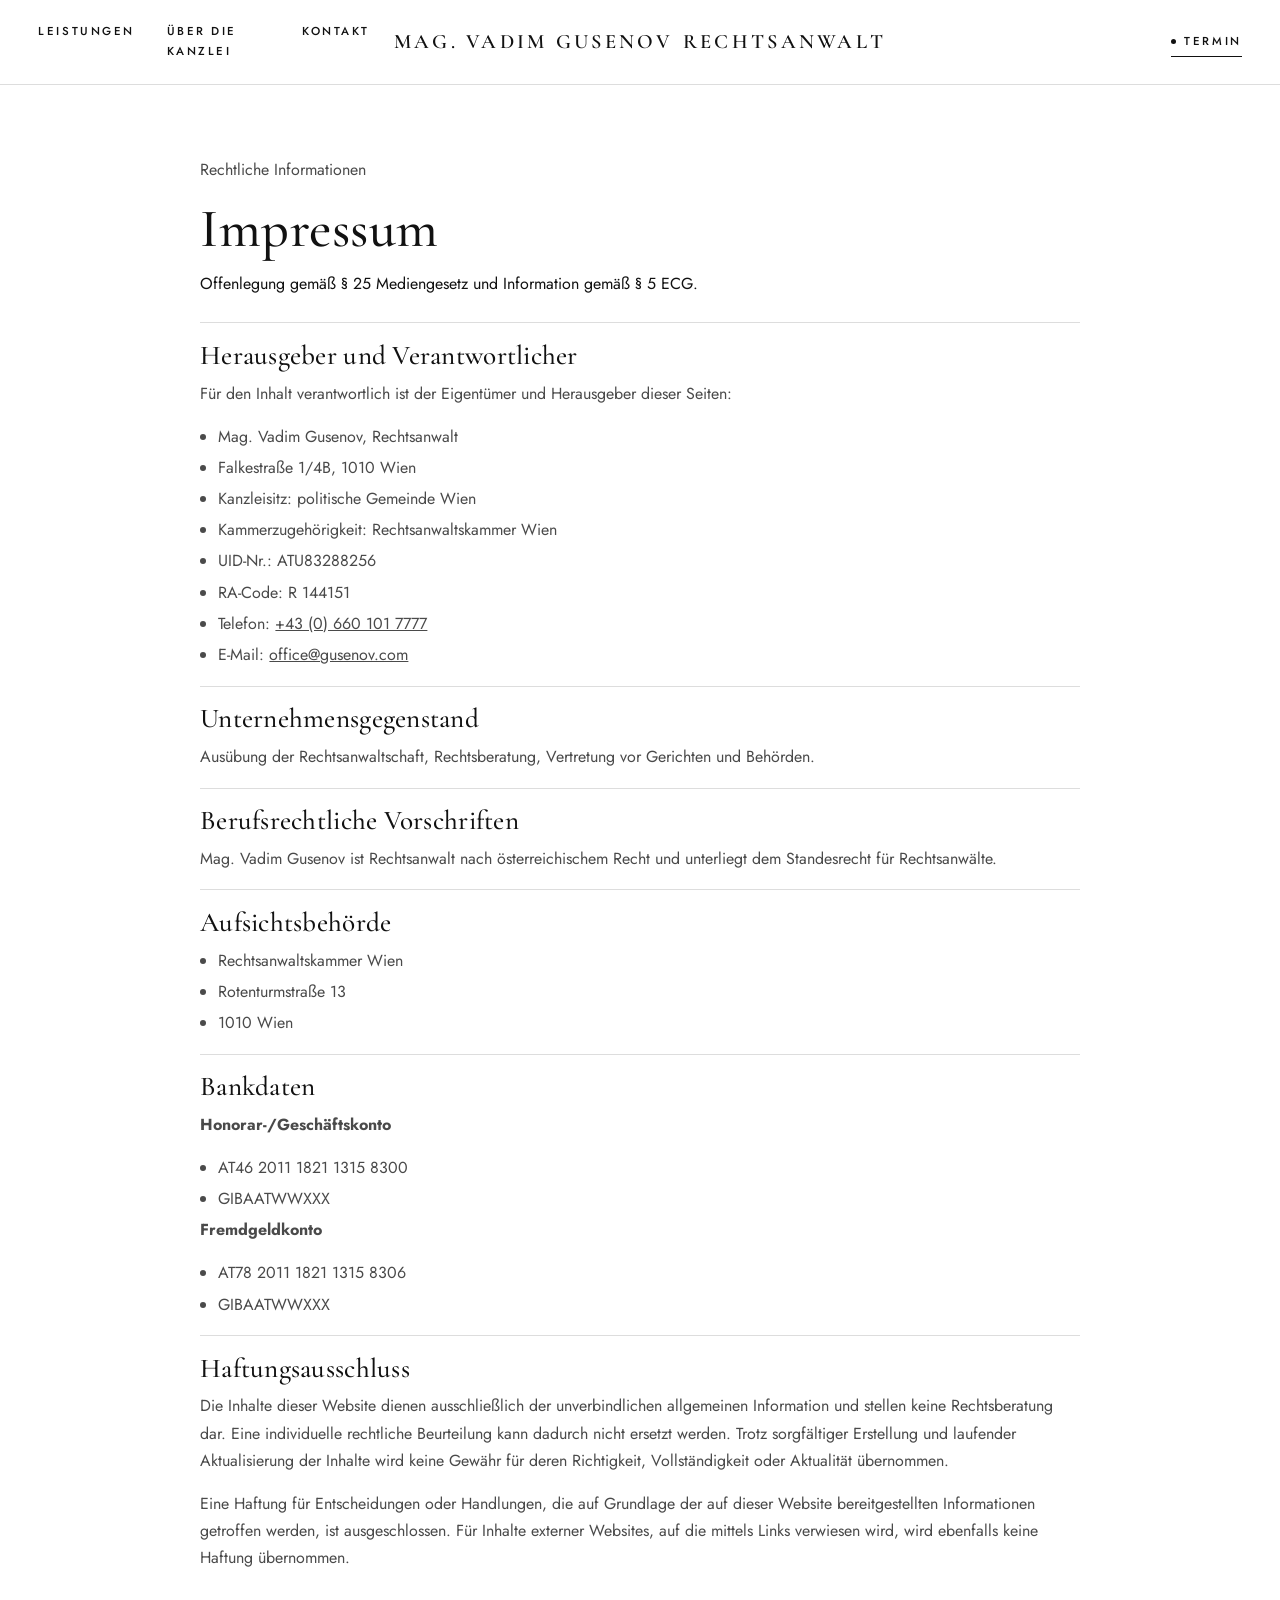
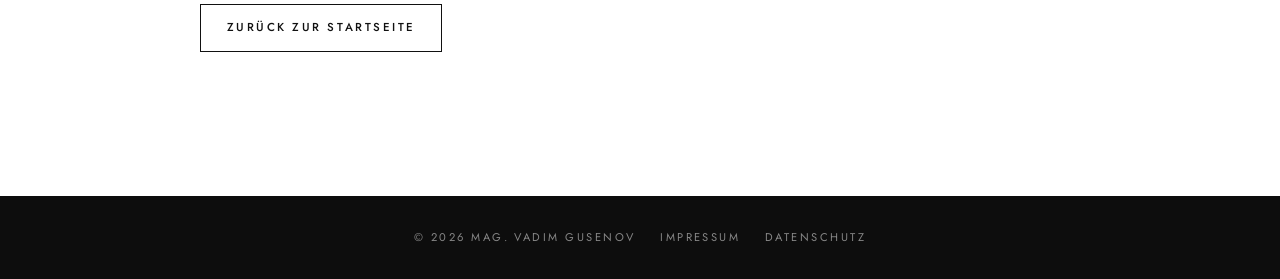
<file: impressum.html>
<!DOCTYPE html>
<html lang="de">
  <head>
    <meta charset="UTF-8" />
    <meta name="viewport" content="width=device-width, initial-scale=1.0" />
    <title>Impressum | Mag. Vadim Gusenov</title>
    <meta
      name="description"
      content="Impressum und Offenlegung gemäß § 25 Mediengesetz und Information gemäß § 5 ECG von Mag. Vadim Gusenov, Rechtsanwalt in Wien."
    />
    <link rel="preconnect" href="https://fonts.googleapis.com" />
    <link rel="preconnect" href="https://fonts.gstatic.com" crossorigin />
    <link
      href="https://fonts.googleapis.com/css2?family=Cormorant+Garamond:wght@500;600;700&family=Jost:wght@400;500;600&display=swap"
      rel="stylesheet"
    />
    <link rel="stylesheet" href="styles.css" />
    <!-- Google tag (gtag.js) -->
    <script async src="https://www.googletagmanager.com/gtag/js?id=AW-18201939977"></script>
    <script>
      window.dataLayer = window.dataLayer || [];
      function gtag() {
        dataLayer.push(arguments);
      }
      gtag('js', new Date());

      gtag('config', 'AW-18201939977');
    </script>
  </head>
  <body>

    <header class="site-header is-solid" data-header data-header-fixed="solid">
      <div class="header-inner">
        <nav class="nav nav-main" id="site-nav">
          <a href="index.html#leistungen">Leistungen</a>
          <a href="index.html#kanzlei">Über die Kanzlei</a>
          <a href="index.html#kontakt">Kontakt</a>
        </nav>

        <a class="brand" href="index.html#top">
          <span>Mag. Vadim Gusenov</span>
          <span>Rechtsanwalt</span>
        </a>

        <div class="header-actions">
          <a class="header-cta" href="index.html#kontakt">Termin</a>
          <button
            class="nav-toggle"
            type="button"
            aria-controls="site-nav"
            aria-expanded="false"
            aria-label="Menü"
            data-nav-toggle
          >
            <span></span>
            <span></span>
          </button>
        </div>
      </div>
    </header>

    <main id="top">
      <section class="section legal-page">
        <div class="container legal-content reveal-up">
          <p class="eyebrow">Rechtliche Informationen</p>
          <h1>Impressum</h1>
          <p class="legal-intro">
            Offenlegung gemäß § 25 Mediengesetz und Information gemäß § 5 ECG.
          </p>

          <section class="legal-block">
            <h2>Herausgeber und Verantwortlicher</h2>
            <p>Für den Inhalt verantwortlich ist der Eigentümer und Herausgeber dieser Seiten:</p>
            <ul class="legal-list">
              <li>Mag. Vadim Gusenov, Rechtsanwalt</li>
              <li>Falkestraße 1/4B, 1010 Wien</li>
              <li>Kanzleisitz: politische Gemeinde Wien</li>
              <li>Kammerzugehörigkeit: Rechtsanwaltskammer Wien</li>
              <li>UID-Nr.: ATU83288256</li>
              <li>RA-Code: R 144151</li>
              <li>Telefon: <a href="tel:+436601017777">+43 (0) 660 101 7777</a></li>
              <li>E-Mail: <a href="mailto:office@gusenov.com">office@gusenov.com</a></li>
            </ul>
          </section>

          <section class="legal-block">
            <h2>Unternehmensgegenstand</h2>
            <p>Ausübung der Rechtsanwaltschaft, Rechtsberatung, Vertretung vor Gerichten und Behörden.</p>
          </section>

          <section class="legal-block">
            <h2>Berufsrechtliche Vorschriften</h2>
            <p>
              Mag. Vadim Gusenov ist Rechtsanwalt nach österreichischem Recht und unterliegt dem
              Standesrecht für Rechtsanwälte.
            </p>
          </section>

          <section class="legal-block">
            <h2>Aufsichtsbehörde</h2>
            <ul class="legal-list">
              <li>Rechtsanwaltskammer Wien</li>
              <li>Rotenturmstraße 13</li>
              <li>1010 Wien</li>
            </ul>
          </section>

          <section class="legal-block">
            <h2>Bankdaten</h2>
            <p><strong>Honorar-/Geschäftskonto</strong></p>
            <ul class="legal-list">
              <li>AT46 2011 1821 1315 8300</li>
              <li>GIBAATWWXXX</li>
            </ul>
            <p><strong>Fremdgeldkonto</strong></p>
            <ul class="legal-list">
              <li>AT78 2011 1821 1315 8306</li>
              <li>GIBAATWWXXX</li>
            </ul>
          </section>

          <section class="legal-block">
            <h2>Haftungsausschluss</h2>
            <p>
              Die Inhalte dieser Website dienen ausschließlich der unverbindlichen allgemeinen
              Information und stellen keine Rechtsberatung dar. Eine individuelle rechtliche
              Beurteilung kann dadurch nicht ersetzt werden. Trotz sorgfältiger Erstellung und
              laufender Aktualisierung der Inhalte wird keine Gewähr für deren Richtigkeit,
              Vollständigkeit oder Aktualität übernommen.
            </p>
            <p>
              Eine Haftung für Entscheidungen oder Handlungen, die auf Grundlage der auf dieser
              Website bereitgestellten Informationen getroffen werden, ist ausgeschlossen. Für Inhalte
              externer Websites, auf die mittels Links verwiesen wird, wird ebenfalls keine Haftung
              übernommen.
            </p>
          </section>

          <p class="legal-back-link">
            <a class="btn" href="index.html">Zurück zur Startseite</a>
          </p>
        </div>
      </section>
    </main>

    <footer class="site-footer footer-slim">
      <div class="container">
        <p class="copyright">
          © <span id="year"></span> Mag. Vadim Gusenov
          <a href="impressum.html">Impressum</a>
          <a href="datenschutz.html">Datenschutz</a>
        </p>
      </div>
    </footer>

    <script src="script.js"></script>
  </body>
</html>
</file>
<file: styles.css>
:root {
  --white: #ffffff;
  --paper: #f6f5f2;
  --ink: #111111;
  --ink-soft: #4a4a4a;
  --ink-mute: #7a7a7a;
  --line: rgba(17, 17, 17, 0.14);
  --line-light: rgba(255, 255, 255, 0.28);
  --dark: #0d0d0d;
  --serif: "Cormorant Garamond", Georgia, serif;
  --sans: "Jost", "Helvetica Neue", Arial, sans-serif;
  --header-h: 84px;
  --ease: cubic-bezier(0.22, 0.61, 0.36, 1);
}

* {
  box-sizing: border-box;
}

html {
  scroll-behavior: smooth;
  scroll-padding-top: var(--header-h);
}

html,
body {
  margin: 0;
  padding: 0;
}

body {
  font-family: var(--sans);
  font-weight: 400;
  background: var(--white);
  color: var(--ink);
  line-height: 1.7;
  overflow-x: hidden;
}

h1,
h2,
h3 {
  font-family: var(--serif);
  font-weight: 500;
  line-height: 1.12;
  margin: 0 0 0.9rem;
  letter-spacing: 0.01em;
}

h2 {
  font-size: clamp(2rem, 4.2vw, 3.1rem);
}

h3 {
  font-size: clamp(1.3rem, 2.4vw, 1.65rem);
}

p {
  margin: 0 0 1rem;
  color: var(--ink-soft);
}

a {
  color: inherit;
}

.container {
  width: min(1180px, calc(100% - 3rem));
  margin: 0 auto;
}

.section {
  padding: clamp(4.5rem, 10vw, 8rem) 0;
}

.section-muted {
  background: var(--paper);
}

/* Small tracked label framed by thin rules, e.g. "—— KONTAKT ——" */
.rule-label {
  display: inline-flex;
  align-items: center;
  gap: 1rem;
  margin: 0 0 1.2rem;
  font-family: var(--sans);
  font-size: 0.72rem;
  font-weight: 500;
  letter-spacing: 0.32em;
  text-transform: uppercase;
  color: var(--ink-mute);
}

.rule-label::before,
.rule-label::after {
  content: "";
  width: 2.6rem;
  height: 1px;
  background: currentColor;
  opacity: 0.6;
}

/* Header */

.site-header {
  position: fixed;
  inset: 0 0 auto;
  z-index: 40;
  color: var(--white);
  transition: background-color 300ms var(--ease), color 300ms var(--ease), box-shadow 300ms var(--ease);
}

.site-header.is-solid {
  background: rgba(255, 255, 255, 0.97);
  color: var(--ink);
  box-shadow: 0 1px 0 var(--line);
}

.header-inner {
  display: grid;
  grid-template-columns: 1fr auto 1fr;
  align-items: center;
  gap: 1.5rem;
  min-height: var(--header-h);
  padding: 0 clamp(1.5rem, 3vw, 2.5rem);
}

.nav {
  display: flex;
  gap: 2rem;
}

.nav a,
.header-cta,
.lang-btn,
.lang-switch {
  font-family: var(--sans);
  font-size: 0.72rem;
  font-weight: 500;
  letter-spacing: 0.22em;
  text-transform: uppercase;
  text-decoration: none;
  color: inherit;
}

.nav a {
  position: relative;
  padding: 0.3rem 0;
}

.nav a::after {
  content: "";
  position: absolute;
  left: 0;
  right: 0;
  bottom: 0;
  height: 1px;
  background: currentColor;
  transform: scaleX(0);
  transform-origin: left;
  transition: transform 260ms var(--ease);
}

.nav a:hover::after {
  transform: scaleX(1);
}

.brand {
  display: flex;
  gap: 0.45em;
  font-family: var(--serif);
  font-size: clamp(1.05rem, 1.6vw, 1.35rem);
  font-weight: 600;
  letter-spacing: 0.16em;
  text-transform: uppercase;
  text-decoration: none;
  white-space: nowrap;
}

.header-actions {
  display: flex;
  align-items: center;
  justify-content: flex-end;
  gap: 1.6rem;
}

.lang-switch {
  display: inline-flex;
  align-items: center;
  gap: 0.35rem;
  opacity: 0.85;
}

.lang-btn {
  border: 0;
  background: none;
  padding: 0.2rem 0;
  cursor: pointer;
  opacity: 0.55;
}

.lang-btn.is-active {
  opacity: 1;
}

.header-cta {
  display: inline-flex;
  align-items: center;
  gap: 0.55rem;
  padding: 0.3rem 0;
  border-bottom: 1px solid currentColor;
}

.header-cta::before {
  content: "";
  width: 5px;
  height: 5px;
  border-radius: 50%;
  background: currentColor;
}

.nav-toggle {
  display: none;
  width: 2.2rem;
  height: 2.2rem;
  border: 0;
  background: none;
  padding: 0;
  cursor: pointer;
  color: inherit;
}

.nav-toggle span {
  display: block;
  width: 1.5rem;
  height: 1px;
  margin: 0.4rem auto;
  background: currentColor;
  transition: transform 260ms var(--ease);
}

.site-header.is-open .nav-toggle span:first-child {
  transform: translateY(0.23rem) rotate(45deg);
}

.site-header.is-open .nav-toggle span:last-child {
  transform: translateY(-0.23rem) rotate(-45deg);
}

/* Hero */

.hero {
  position: relative;
  display: grid;
  grid-template-rows: auto 1fr auto;
  min-height: 100vh;
  min-height: 100svh;
  padding-top: var(--header-h);
  color: var(--white);
  background: var(--dark);
  overflow: hidden;
  isolation: isolate;
}

.hero-slides,
.hero-overlay {
  position: absolute;
  inset: 0;
  z-index: -1;
}

/* Photo fills the hero; text sits at the bottom, below the face */
.hero-slide {
  position: absolute;
  inset: 0;
  background-color: var(--dark);
  background-image: var(--photo);
  background-size: cover;
  background-position: center 15%;
  opacity: 0;
  transform: scale(1.08);
  transition: opacity 1600ms var(--ease), transform 9000ms linear;
}

.hero-slide.is-active {
  opacity: 1;
  transform: scale(1);
}

.hero-overlay {
  background: linear-gradient(180deg, rgba(0, 0, 0, 0.5) 0%, rgba(0, 0, 0, 0) 25%, rgba(0, 0, 0, 0.35) 50%, rgba(0, 0, 0, 0.88) 80%);
}

/* Wide screens: portrait photos would be cropped to a close-up when stretched,
   so those slides show the whole portrait centred over a blurred, darkened copy of itself.
   Landscape office photos simply fill the screen. */
@media (min-width: 861px) {
  .hero-slide {
    background-position: center 40%;
  }

  .hero-slide--portrait {
    background-image: none;
  }

  .hero-slide--portrait::before,
  .hero-slide--portrait::after {
    content: "";
    position: absolute;
    background-image: var(--photo);
    background-size: cover;
    background-position: center top;
  }

  .hero-slide--portrait::before {
    inset: -60px;
    filter: blur(36px) brightness(0.4) grayscale(30%);
  }

  .hero-slide--portrait::after {
    top: 0;
    left: 50%;
    height: 100%;
    aspect-ratio: 2 / 3;
    transform: translateX(-50%);
    -webkit-mask-image: linear-gradient(90deg, transparent 0%, #000 14%, #000 86%, transparent 100%);
    mask-image: linear-gradient(90deg, transparent 0%, #000 14%, #000 86%, transparent 100%);
  }

  .hero-overlay {
    background: linear-gradient(180deg, rgba(0, 0, 0, 0.45) 0%, rgba(0, 0, 0, 0) 22%, rgba(0, 0, 0, 0) 52%, rgba(0, 0, 0, 0.85) 88%);
  }
}

.hero-meta {
  display: flex;
  justify-content: center;
  padding: 1.2rem clamp(1.5rem, 3vw, 2.5rem) 0;
  font-size: 0.68rem;
  font-weight: 500;
  letter-spacing: 0.32em;
  text-transform: uppercase;
  color: rgba(255, 255, 255, 0.78);
}

.hero-meta .rule-label {
  margin: 0;
  font-size: inherit;
  color: inherit;
}

.hero-content {
  align-self: end;
  justify-self: center;
  width: min(900px, calc(100% - 3rem));
  padding: 3rem 0 1.5rem;
  text-align: center;
}

.hero-lead {
  max-width: 52ch;
  margin: 0 auto;
  font-size: clamp(0.95rem, 1.4vw, 1.05rem);
  color: rgba(255, 255, 255, 0.85);
}

.visually-hidden {
  position: absolute;
  width: 1px;
  height: 1px;
  margin: -1px;
  padding: 0;
  overflow: hidden;
  clip: rect(0 0 0 0);
  white-space: nowrap;
  border: 0;
}

.hero-dots {
  display: flex;
  justify-content: center;
  gap: 0.7rem;
  padding-bottom: 5.5rem;
}

.hero-dot {
  width: 2.4rem;
  height: 2px;
  border: 0;
  padding: 0;
  background: rgba(255, 255, 255, 0.35);
  cursor: pointer;
  transition: background-color 300ms var(--ease);
}

.hero-dot.is-active {
  background: var(--white);
}

.hero-scroll {
  position: absolute;
  left: 50%;
  bottom: 1.6rem;
  width: 1px;
  height: 3rem;
  overflow: hidden;
  transform: translateX(-50%);
}

.hero-scroll span {
  position: absolute;
  inset: 0;
  background: var(--white);
  animation: scrollCue 2.2s var(--ease) infinite;
}

@keyframes scrollCue {
  0% {
    transform: translateY(-100%);
  }
  60%,
  100% {
    transform: translateY(100%);
  }
}

/* Rechtsgebiete */

.section-head {
  text-align: center;
  margin-bottom: clamp(2.5rem, 6vw, 4rem);
}

.areas-grid {
  display: grid;
  grid-template-columns: repeat(3, minmax(0, 1fr));
  border-top: 1px solid var(--ink);
}

.area-col {
  padding: 2.2rem clamp(1.2rem, 2.5vw, 2.4rem) 1rem;
  border-right: 1px solid var(--line);
}

.area-col:first-child {
  padding-left: 0;
}

.area-col:last-child {
  border-right: 0;
  padding-right: 0;
}

.area-num {
  display: block;
  margin-bottom: 1.2rem;
  font-size: 0.72rem;
  letter-spacing: 0.3em;
  color: var(--ink-mute);
}

.area-col h3 {
  margin-bottom: 1.4rem;
}

.area-col ul {
  margin: 0;
  padding: 0;
  list-style: none;
}

.area-col li {
  padding: 0.7rem 0;
  border-bottom: 1px solid var(--line);
  color: var(--ink-soft);
  transition: color 200ms var(--ease), padding-left 200ms var(--ease);
}

.area-col li:hover {
  color: var(--ink);
  padding-left: 0.4rem;
}

/* List entries that have their own section further down the page */
.area-link {
  display: flex;
  justify-content: space-between;
  align-items: center;
  color: var(--ink);
  text-decoration: none;
}

.area-link {
  color: inherit;
}

.area-link::after {
  content: "→";
  opacity: 0;
  transform: translateX(-6px);
  transition: opacity 200ms var(--ease), transform 200ms var(--ease);
}

.area-link:hover {
  color: var(--ink);
}

.area-link:hover::after {
  opacity: 1;
  transform: none;
}

/* Fullwidth photo band */

.image-band {
  position: relative;
  display: grid;
  place-items: center;
  min-height: clamp(320px, 55vh, 560px);
  padding: 4rem 1.5rem;
  background-color: var(--dark);
  background-size: cover;
  background-position: center 55%;
  background-attachment: fixed;
  isolation: isolate;
}

.image-band::before {
  content: "";
  position: absolute;
  inset: 0;
  z-index: -1;
  background: rgba(0, 0, 0, 0.5);
}

.image-band-text {
  max-width: 24ch;
  margin: 0;
  font-family: var(--serif);
  font-size: clamp(1.8rem, 4.4vw, 3.2rem);
  line-height: 1.2;
  text-align: center;
  color: var(--white);
}

/* Two-column text sections */

.split-grid {
  display: grid;
  grid-template-columns: 0.9fr 1.1fr;
  gap: clamp(2rem, 6vw, 6rem);
  align-items: start;
}

.split-head {
  position: sticky;
  top: calc(var(--header-h) + 2rem);
}

.list-title {
  margin-top: 2rem;
  font-size: 0.75rem;
  font-weight: 500;
  letter-spacing: 0.22em;
  text-transform: uppercase;
  color: var(--ink);
}

.line-list {
  margin: 0 0 1.4rem;
  padding: 0;
  list-style: none;
  border-top: 1px solid var(--line);
}

.line-list li {
  padding: 0.8rem 0 0.8rem 2rem;
  border-bottom: 1px solid var(--line);
  color: var(--ink-soft);
  position: relative;
}

.line-list li::before {
  content: "";
  position: absolute;
  left: 0;
  top: 1.55rem;
  width: 1rem;
  height: 1px;
  background: var(--ink);
}

.service-list {
  border-top: 1px solid var(--ink);
}

.service-item {
  padding: 1.8rem 0 1.4rem;
  border-bottom: 1px solid var(--line);
}

.service-item .area-num {
  margin-bottom: 0.6rem;
}

.service-item h3 {
  margin-bottom: 0.6rem;
}

.service-item p {
  margin: 0;
}

/* Über die Kanzlei */

.about-grid {
  display: grid;
  grid-template-columns: 0.85fr 1.15fr;
  gap: clamp(2rem, 6vw, 6rem);
  align-items: center;
}

.about-photo {
  margin: 0;
  overflow: hidden;
}

.about-photo img {
  display: block;
  width: 100%;
  height: clamp(380px, 52vw, 640px);
  object-fit: cover;
  object-position: center top;
  filter: grayscale(100%);
  transition: filter 800ms var(--ease), transform 1200ms var(--ease);
}

.about-photo:hover img {
  filter: grayscale(0%);
  transform: scale(1.02);
}

.about-content h3 {
  margin-top: 2rem;
}

/* Kontakt / footer – the single place for contact details */

.site-footer {
  position: relative;
  padding: clamp(4.5rem, 10vw, 7rem) 0 2rem;
  background: var(--dark);
  color: var(--white);
  overflow: hidden;
  isolation: isolate;
}

.footer-bg {
  position: absolute;
  inset: 0;
  z-index: -1;
  background-size: cover;
  background-position: center;
  opacity: 0.16;
  filter: grayscale(100%);
}

.site-footer p {
  color: rgba(255, 255, 255, 0.72);
}

.site-footer a {
  text-decoration: none;
  transition: color 200ms var(--ease);
}

.site-footer a:hover {
  color: var(--white);
  text-decoration: underline;
  text-underline-offset: 3px;
}

.footer-head {
  text-align: center;
  margin-bottom: clamp(3rem, 7vw, 4.5rem);
}

.footer-head .rule-label {
  color: rgba(255, 255, 255, 0.6);
}

.footer-urgent {
  display: flex;
  flex-wrap: wrap;
  justify-content: center;
  gap: 0.3rem 1rem;
  margin: 0 0 0.8rem;
  font-family: var(--serif);
  font-size: clamp(1.7rem, 4vw, 2.8rem);
  line-height: 1.2;
  color: var(--white) !important;
}

.footer-urgent-text {
  max-width: 60ch;
  margin: 0 auto;
}

.footer-grid {
  display: grid;
  grid-template-columns: repeat(4, minmax(0, 1fr));
  gap: 2rem;
  padding-top: 2.5rem;
  border-top: 1px solid var(--line-light);
}

.site-footer h3 {
  margin-bottom: 1.1rem;
  font-family: var(--sans);
  font-size: 0.7rem;
  font-weight: 500;
  letter-spacing: 0.3em;
  text-transform: uppercase;
  color: rgba(255, 255, 255, 0.55);
}

.footer-grid p {
  margin-bottom: 0.45rem;
  font-family: var(--serif);
  font-size: 1.12rem;
  line-height: 1.5;
}

.copyright {
  margin: 3.5rem 0 0;
  padding-top: 1.6rem;
  border-top: 1px solid var(--line-light);
  text-align: center;
  font-size: 0.7rem;
  letter-spacing: 0.22em;
  text-transform: uppercase;
  color: rgba(255, 255, 255, 0.5) !important;
}

.footer-slim {
  padding: 2rem 0;
}

.footer-slim .copyright {
  margin: 0;
  padding: 0;
  border: 0;
}

.footer-slim .copyright a {
  margin-left: 1.2rem;
}

/* Buttons (legal pages, cookie banner) */

.btn {
  display: inline-flex;
  align-items: center;
  justify-content: center;
  padding: 0.85rem 1.6rem;
  border: 1px solid var(--ink);
  background: transparent;
  color: var(--ink);
  font: inherit;
  font-size: 0.72rem;
  font-weight: 500;
  letter-spacing: 0.22em;
  text-transform: uppercase;
  text-decoration: none;
  cursor: pointer;
  transition: background-color 200ms var(--ease), color 200ms var(--ease);
}

.btn:hover {
  background: var(--ink);
  color: var(--white);
}

.btn-light {
  border-color: var(--white);
  color: var(--white);
}

.btn-light:hover {
  background: var(--white);
  color: var(--ink);
}

/* Legal pages */

.legal-page {
  padding-top: calc(var(--header-h) + clamp(2.5rem, 6vw, 4.5rem));
}

.legal-content {
  width: min(880px, calc(100% - 3rem));
}

.legal-content h1 {
  font-size: clamp(2.2rem, 5vw, 3.4rem);
  margin-bottom: 0.6rem;
}

.legal-intro {
  margin-bottom: 1.6rem;
  color: var(--ink);
}

.legal-block {
  border-top: 1px solid var(--line);
  padding-top: 1.1rem;
  margin-top: 1.1rem;
}

.legal-block h2 {
  margin-bottom: 0.5rem;
  font-size: clamp(1.3rem, 2.7vw, 1.7rem);
}

.legal-list {
  margin: 0;
  padding-left: 1.15rem;
}

.legal-list li {
  margin-bottom: 0.25rem;
  color: var(--ink-soft);
}

.legal-back-link {
  margin-top: 2rem;
}

/* Quick contact: WhatsApp corner button on desktop, call + WhatsApp bar on mobile */

.contact-bar {
  position: fixed;
  right: 1.5rem;
  bottom: 1.5rem;
  z-index: 50;
}

.contact-bar a {
  display: inline-flex;
  align-items: center;
  justify-content: center;
  gap: 0.6rem;
  padding: 0.9rem 1.3rem;
  font-size: 0.72rem;
  font-weight: 500;
  letter-spacing: 0.22em;
  text-transform: uppercase;
  text-decoration: none;
  box-shadow: 0 12px 28px rgba(0, 0, 0, 0.28);
  transition: background-color 200ms var(--ease), color 200ms var(--ease);
}

.contact-bar-call {
  display: none !important;
  background: var(--ink);
  color: var(--white);
}

.contact-bar-wa {
  background: var(--ink);
  color: var(--white);
  border: 1px solid rgba(255, 255, 255, 0.25);
}

.contact-bar-wa:hover {
  background: var(--white);
  color: var(--ink);
}

.contact-bar svg {
  width: 1.1rem;
  height: 1.1rem;
  fill: none;
  stroke: currentColor;
  stroke-width: 1.5;
  stroke-linejoin: round;
}

.cookie-banner {
  position: fixed;
  left: 1rem;
  right: 1rem;
  bottom: 1rem;
  z-index: 70;
  display: grid;
  grid-template-columns: 1fr auto;
  gap: 1rem;
  align-items: center;
  max-width: 760px;
  margin: 0 auto;
  padding: 1rem 1.2rem;
  background: var(--dark);
  color: var(--white);
  box-shadow: 0 14px 30px rgba(0, 0, 0, 0.25);
}

.cookie-banner[hidden] {
  display: none !important;
}

.cookie-banner p {
  margin: 0;
  color: rgba(255, 255, 255, 0.85);
  font-size: 0.88rem;
  line-height: 1.5;
}

.cookie-banner .btn {
  white-space: nowrap;
  padding: 0.65rem 1.1rem;
}

/* Scroll reveal: hidden only when JS is running, so content never stays invisible */

.js .reveal-up {
  opacity: 0;
  transform: translateY(28px);
  transition: opacity 900ms var(--ease), transform 900ms var(--ease);
}

.js .reveal-up.is-visible {
  opacity: 1;
  transform: none;
}

.js .delay-1 {
  transition-delay: 150ms;
}

.js .delay-2 {
  transition-delay: 300ms;
}

@media (prefers-reduced-motion: reduce) {
  html {
    scroll-behavior: auto;
  }

  .js .reveal-up,
  .hero-slide {
    transition: opacity 400ms linear;
    transform: none;
  }

  .hero-scroll span {
    animation: none;
  }
}

@media (max-width: 1080px) {
  .header-inner {
    grid-template-columns: auto 1fr;
  }

  .brand {
    order: -1;
  }

  .nav-toggle {
    display: block;
  }

  .header-cta {
    display: none;
  }

  .nav-main {
    position: absolute;
    top: 100%;
    left: 0;
    right: 0;
    flex-direction: column;
    gap: 0;
    padding: 0.5rem clamp(1.5rem, 3vw, 2.5rem) 1.5rem;
    background: var(--white);
    color: var(--ink);
    box-shadow: 0 12px 24px rgba(0, 0, 0, 0.08);
    visibility: hidden;
    opacity: 0;
    transform: translateY(-8px);
    transition: opacity 240ms var(--ease), transform 240ms var(--ease), visibility 240ms;
  }

  .site-header.is-open {
    background: var(--white);
    color: var(--ink);
  }

  .site-header.is-open .nav-main {
    visibility: visible;
    opacity: 1;
    transform: none;
  }

  .nav-main a {
    padding: 1rem 0;
    border-bottom: 1px solid var(--line);
  }

  .nav-main a::after {
    display: none;
  }

  .footer-grid {
    grid-template-columns: repeat(2, minmax(0, 1fr));
  }

  .image-band {
    background-attachment: scroll;
  }
}

@media (max-width: 860px) {
  .areas-grid,
  .split-grid,
  .about-grid {
    grid-template-columns: 1fr;
  }

  .area-col,
  .area-col:first-child,
  .area-col:last-child {
    padding: 2rem 0 0.5rem;
    border-right: 0;
  }

  .split-head {
    position: static;
  }

  .hero-dots {
    width: 100%;
    padding-bottom: 4.5rem;
  }

  .hero-scroll {
    display: none;
  }

  .contact-bar {
    left: 0.8rem;
    right: 0.8rem;
    bottom: 0.8rem;
    display: grid;
    grid-template-columns: 1fr 1fr;
    gap: 0.5rem;
  }

  .contact-bar a {
    padding: 0.95rem 0.6rem;
    letter-spacing: 0.16em;
  }

  .contact-bar-call {
    display: inline-flex !important;
  }

  .contact-bar-wa {
    background: var(--white);
    color: var(--ink);
    border-color: var(--ink);
  }

  .site-footer {
    padding-bottom: 5.5rem;
  }

  .cookie-banner {
    bottom: 4.6rem;
  }
}

@media (max-width: 560px) {
  :root {
    --header-h: 72px;
  }

  .container {
    width: calc(100% - 2rem);
  }

  .header-inner {
    padding: 0 1rem;
    gap: 0.8rem;
  }

  .brand {
    flex-direction: column;
    gap: 0;
    font-size: 0.95rem;
    line-height: 1.25;
    letter-spacing: 0.12em;
  }

  .header-actions {
    gap: 1rem;
  }

  .footer-grid {
    grid-template-columns: 1fr;
  }

  .footer-slim .copyright a {
    display: inline-block;
    margin: 0.6rem 0.6rem 0;
  }

  .cookie-banner {
    grid-template-columns: 1fr;
    left: 0.8rem;
    right: 0.8rem;
  }

  .cookie-banner .btn {
    width: 100%;
  }
}
</file>
